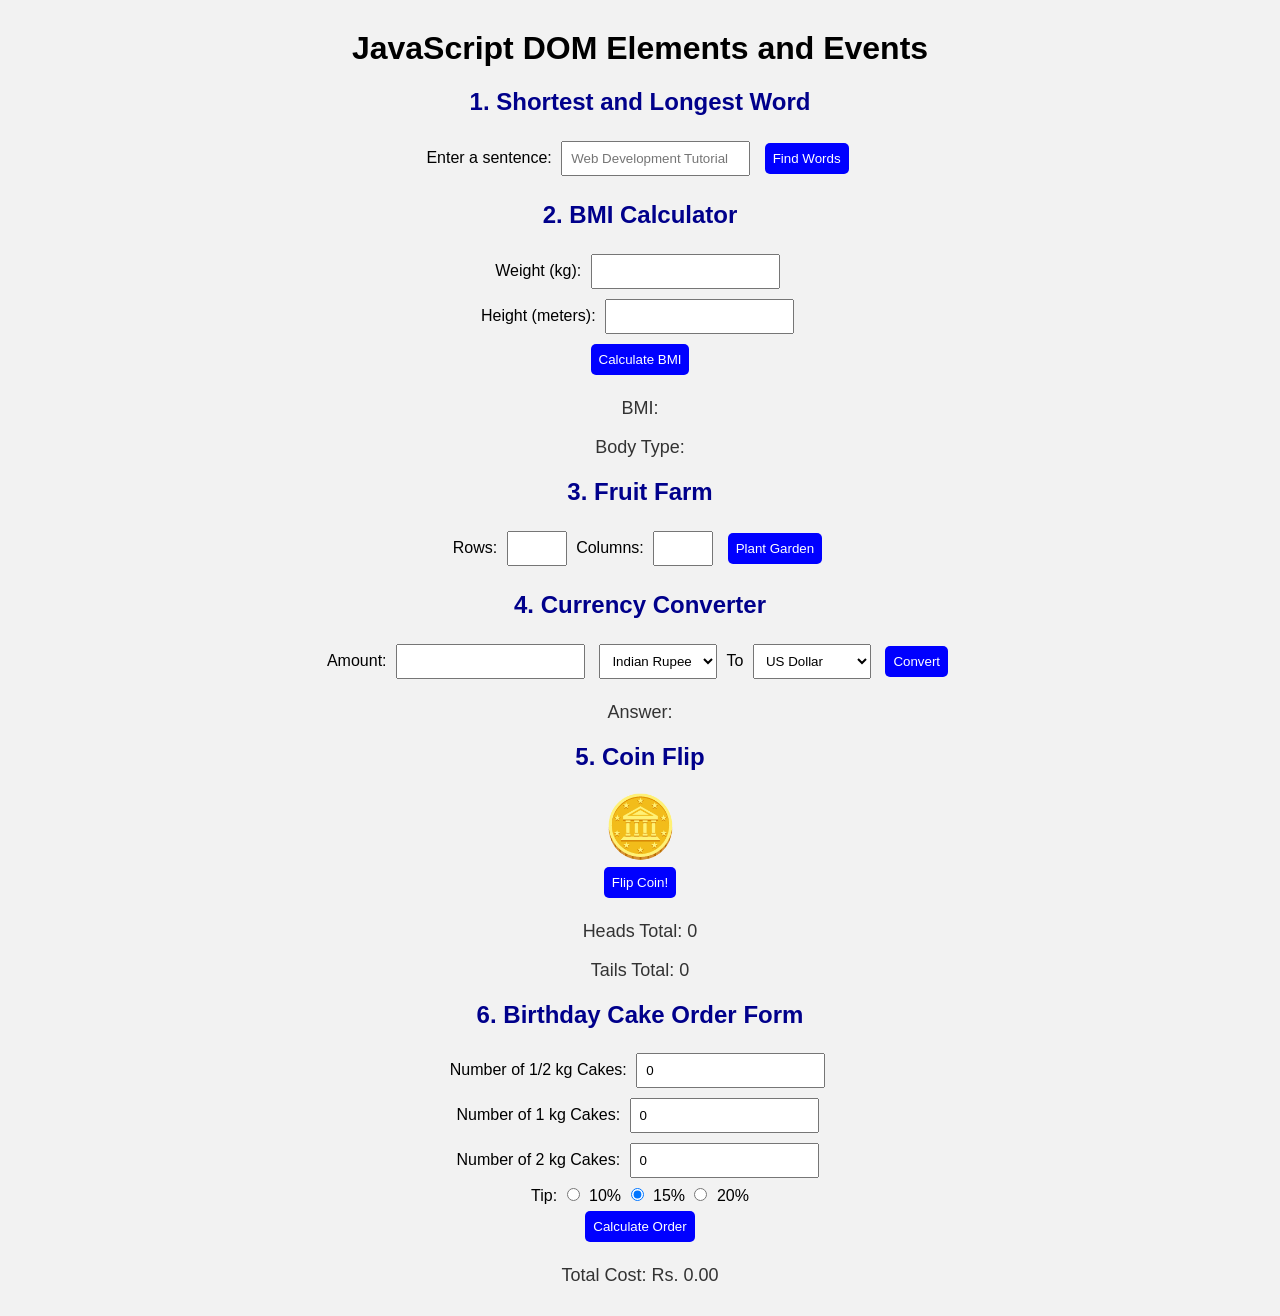
<file: Ex_5/index.html>
<!DOCTYPE html>
<html>
<head>
    <title>JavaScript DOM and Events</title>
    <link rel="stylesheet" href="Ex_5.css">
</head>

<body>

<h1>JavaScript DOM Elements and Events</h1>

<!-- SHORTEST AND LONGEST WORD -->
<div class="box">
    <h2>1. Shortest and Longest Word</h2>

    Enter a sentence:
    <input type="text" id="sentence"
           placeholder="Web Development Tutorial">

    <button onclick="findWords()">Find Words</button>

    <p id="wordResult" class="result"></p>
</div>

<!-- BMI CALCULATOR -->
<div class="box">
    <h2>2. BMI Calculator</h2>

    Weight (kg):
    <input type="number" id="weight" step="any"><br>

    Height (meters):
    <input type="number" id="height" step="any"><br>

    <button onclick="calculateBMI()">Calculate BMI</button>

    <p>BMI: <span id="score" class="result"></span></p>
    <p>Body Type: <span id="type" class="result"></span></p>
</div>

<!-- FRUIT FARM -->
<div class="box">
    <h2>3. Fruit Farm</h2>

    Rows:
    <input type="number" id="rows" min="1" max="20">

    Columns:
    <input type="number" id="columns" min="1" max="20">

    <button onclick="grow()">Plant Garden</button>

    <div id="garden"></div>
    <p id="fruitMessage"></p>
</div>

<!-- QUESTION 4: CURRENCY CONVERTER -->
<div class="box">
    <h2>4. Currency Converter</h2>

    Amount:
    <input type="number" id="data" step="any">

    <select id="from">
        <option value="INR">Indian Rupee</option>
        <option value="USD">US Dollar</option>
    </select>

    To

    <select id="to">
        <option value="USD">US Dollar</option>
        <option value="INR">Indian Rupee</option>
    </select>

    <button onclick="convertCurrency()">Convert</button>

    <p>Answer: <span id="answer" class="result"></span></p>
</div>

<!-- QUESTION 5: COIN FLIP -->
<div class="box">
    <h2>5. Coin Flip</h2>

    <div id="coinDisplay"
         style="font-size:60px;">🪙</div>

    <button id="flip">Flip Coin!</button>

    <p>Heads Total: <span id="num_heads">0</span></p>
    <p>Tails Total: <span id="num_tails">0</span></p>
</div>

<!-- QUESTION 6: CAKE ORDER FORM -->
<div class="box">
    <h2>6. Birthday Cake Order Form</h2>

    Number of 1/2 kg Cakes:
    <input type="number" id="small" value="0" min="0"><br>

    Number of 1 kg Cakes:
    <input type="number" id="medium" value="0" min="0"><br>

    Number of 2 kg Cakes:
    <input type="number" id="large" value="0" min="0"><br>

    Tip:
    <label>
        <input type="radio" name="tip" value="10"> 10%
    </label>

    <label>
        <input type="radio" name="tip" value="15" checked> 15%
    </label>

    <label>
        <input type="radio" name="tip" value="20"> 20%
    </label>

    <br>

    <button id="calculateOrder">Calculate Order</button>

    <p>Total Cost: Rs. <span id="price" class="result">0.00</span></p>
</div>

<script>

// QUESTION 1: SHORTEST AND LONGEST WORD
function findWords() {
    var sentence = document.getElementById("sentence").value.trim();

    if (sentence === "") {
        document.getElementById("wordResult").innerHTML =
            "Please enter a sentence.";
        return;
    }

    var words = sentence.split(/\s+/);
    var shortest = words[0];
    var longest = words[0];

    for (var i = 1; i < words.length; i++) {
        if (words[i].length < shortest.length) {
            shortest = words[i];
        }

        if (words[i].length > longest.length) {
            longest = words[i];
        }
    }

    document.getElementById("wordResult").innerHTML =
        "Shortest: " + shortest + "<br>Longest: " + longest;
}


// QUESTION 2: BMI CALCULATOR
function calculateBMI() {
    var weight = parseFloat(document.getElementById("weight").value);
    var height = parseFloat(document.getElementById("height").value);

    if (isNaN(weight) || isNaN(height) ||
        weight <= 0 || height <= 0) {
        document.getElementById("score").innerHTML = "";
        document.getElementById("type").innerHTML =
            "Enter valid weight and height.";
        return;
    }

    var bmi = weight / (height * height);
    var bodyType;

    if (bmi < 18) {
        bodyType = "Underweight";
    } else if (bmi < 25) {
        bodyType = "Normal";
    } else if (bmi <= 30) {
        bodyType = "Overweight";
    } else {
        bodyType = "Obese";
    }

    document.getElementById("score").innerHTML = bmi.toFixed(2);
    document.getElementById("type").innerHTML = bodyType;
}


// FRUIT FARM
function grow() {
    var rows = parseInt(document.getElementById("rows").value);
    var columns = parseInt(document.getElementById("columns").value);
    var garden = document.getElementById("garden");

    garden.innerHTML = "";
    document.getElementById("fruitMessage").innerHTML = "";

    if (isNaN(rows) || isNaN(columns) ||
        rows < 1 || columns < 1 ||
        rows > 20 || columns > 20) {
        document.getElementById("fruitMessage").innerHTML =
            "Enter rows and columns from 1 to 20.";
        return;
    }

    for (var i = 0; i < rows; i++) {
        for (var j = 0; j < columns; j++) {
            var fruit = Math.random() < 0.5 ? "🍎" : "🍊";
            var span = document.createElement("span");

            span.textContent = fruit;
            span.style.fontSize = "30px";
            span.style.margin = "4px";

            garden.appendChild(span);
        }

        garden.appendChild(document.createElement("br"));
    }
}


// QUESTION 4: CURRENCY CONVERTER
function convertCurrency() {
    var amount = parseFloat(document.getElementById("data").value);
    var from = document.getElementById("from").value;
    var to = document.getElementById("to").value;

    if (isNaN(amount) || amount < 0) {
        document.getElementById("answer").innerHTML =
            "Enter a valid amount.";
        return;
    }

    var result;

    if (from === to) {
        result = amount;
    } else if (from === "INR" && to === "USD") {
        result = amount * 0.015;
    } else {
        result = amount * 67.12;
    }

    document.getElementById("answer").innerHTML =
        result.toFixed(2) + " " + to;
}


// QUESTION 5: COIN FLIP
var heads = 0;
var tails = 0;

document.getElementById("flip").addEventListener("click", function() {
    var number = Math.floor(Math.random() * 2);

    if (number === 0) {
        heads++;
        document.getElementById("coinDisplay").innerHTML = "🙂";
    } else {
        tails++;
        document.getElementById("coinDisplay").innerHTML = "🌙";
    }

    document.getElementById("num_heads").innerHTML = heads;
    document.getElementById("num_tails").innerHTML = tails;
});


// QUESTION 6: BIRTHDAY CAKE ORDER FORM
document.getElementById("calculateOrder").addEventListener(
    "click", function() {

        var small = parseInt(document.getElementById("small").value) || 0;
        var medium = parseInt(document.getElementById("medium").value) || 0;
        var large = parseInt(document.getElementById("large").value) || 0;

        if (small < 0 || medium < 0 || large < 0) {
            document.getElementById("price").innerHTML =
                "Enter valid quantities.";
            return;
        }

        var subtotal = small * 100 + medium * 200 + large * 400;
        var totalAfterTax = subtotal * 1.09;

        var tip = parseFloat(
            document.querySelector('input[name="tip"]:checked').value
        );

        var total = totalAfterTax * (1 + tip / 100);

        document.getElementById("price").innerHTML = total.toFixed(2);
    }
);

</script>

</body>
</html>
</file>
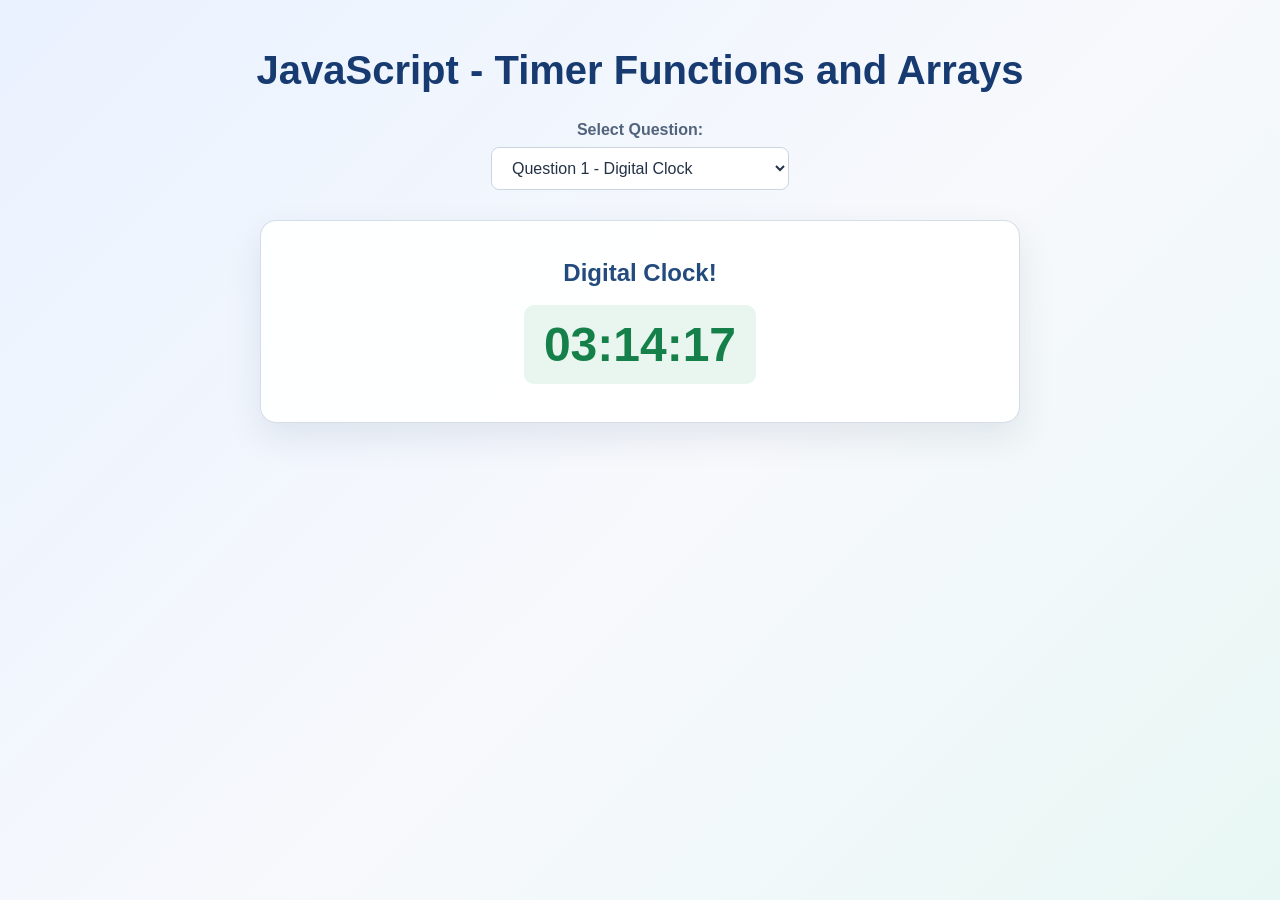
<file: Ex_6/index.html>
<!DOCTYPE html>
<html lang="en">
<head>
    <meta charset="UTF-8">
    <meta name="viewport" content="width=device-width, initial-scale=1.0">
    <title>JAVASCRIPT – TIMER FUNCTIONS AND ARRAYS</title>
    <link rel="stylesheet" href="ex6.css">
</head>
<body>

    <h1>JavaScript - Timer Functions and Arrays</h1>

    <label for="question">Select Question:</label>
    <select id="question" onchange="loadQuestion(this.value)">
        <option value="1">Question 1 - Digital Clock</option>
        <option value="2">Question 2 - Dynamic Background</option>
        <option value="3">Question 3 - Font Size</option>
        <option value="4">Question 4 - Move Car</option>
        <option value="5">Question 5 - Student Array</option>
    </select>

    <div id="app"></div>

    <script>
        function loadQuestion(q) {
            window.location.href = "index.html?q=" + q;
        }

        const params = new URLSearchParams(window.location.search);
        const q = params.get("q") || "1";

        document.getElementById("question").value = q;

        const script = document.createElement("script");
        script.src = "q" + q + ".js";
        document.body.appendChild(script);
    </script>

</body>
</html>
</file>
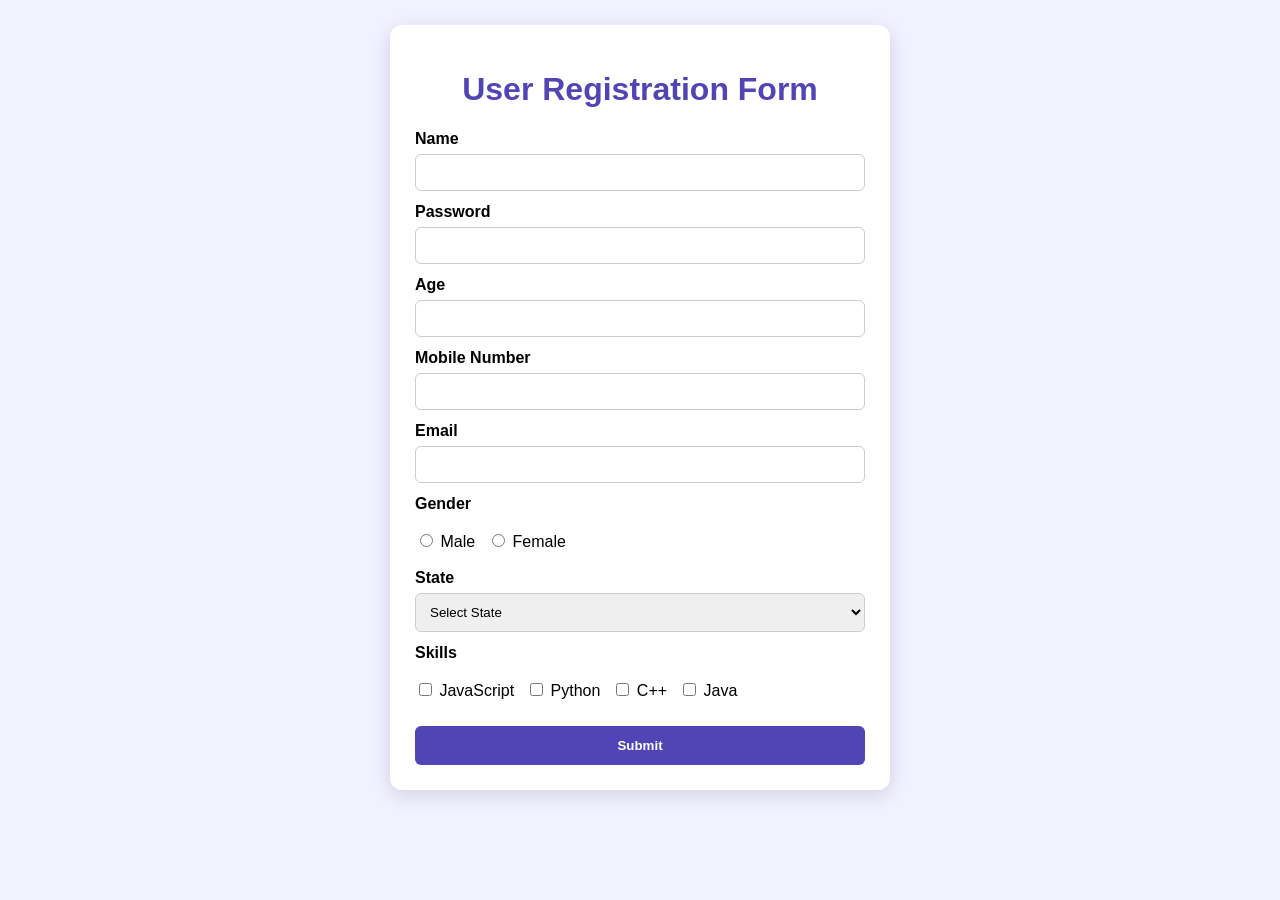
<file: Ex_10/public/index.html>
<!DOCTYPE html>
<html lang="en">
<head>
    <meta charset="UTF-8">
    <meta name="viewport" content="width=device-width, initial-scale=1.0">
    <title>User Registration</title>
    <link rel="stylesheet" href="styles.css">
</head>
<body>

    <div class="container">
        <h1>User Registration Form</h1>

        <form action="/server" method="POST" id="registerForm">

            <label>Name</label>
            <input type="text" name="name" required pattern="[A-Za-z ]+">

            <label>Password</label>
            <input type="password" name="password" required minlength="8">

            <label>Age</label>
            <input type="number" name="age" required min="1" max="100">

            <label>Mobile Number</label>
            <input type="tel" name="mobile" required pattern="[0-9]{10}">

            <label>Email</label>
            <input type="email" name="email" required>

            <label>Gender</label>
            <div class="options">
                <label><input type="radio" name="gender" value="Male" required> Male</label>
                <label><input type="radio" name="gender" value="Female"> Female</label>
            </div>

            <label>State</label>
            <select name="state" required>
                <option value="">Select State</option>
                <option value="Tamil Nadu">Tamil Nadu</option>
                <option value="Kerala">Kerala</option>
                <option value="Karnataka">Karnataka</option>
                <option value="Andhra Pradesh">Andhra Pradesh</option>
                <option value="Telangana">Telangana</option>
            </select>

            <label>Skills</label>
            <div class="options">
                <label><input type="checkbox" name="skills" value="JavaScript"> JavaScript</label>
                <label><input type="checkbox" name="skills" value="Python"> Python</label>
                <label><input type="checkbox" name="skills" value="C++"> C++</label>
                <label><input type="checkbox" name="skills" value="Java"> Java</label>
            </div>

            <button type="submit">Submit</button>

        </form>
    </div>

    <script src="script.js"></script>
</body>
</html>
</file>
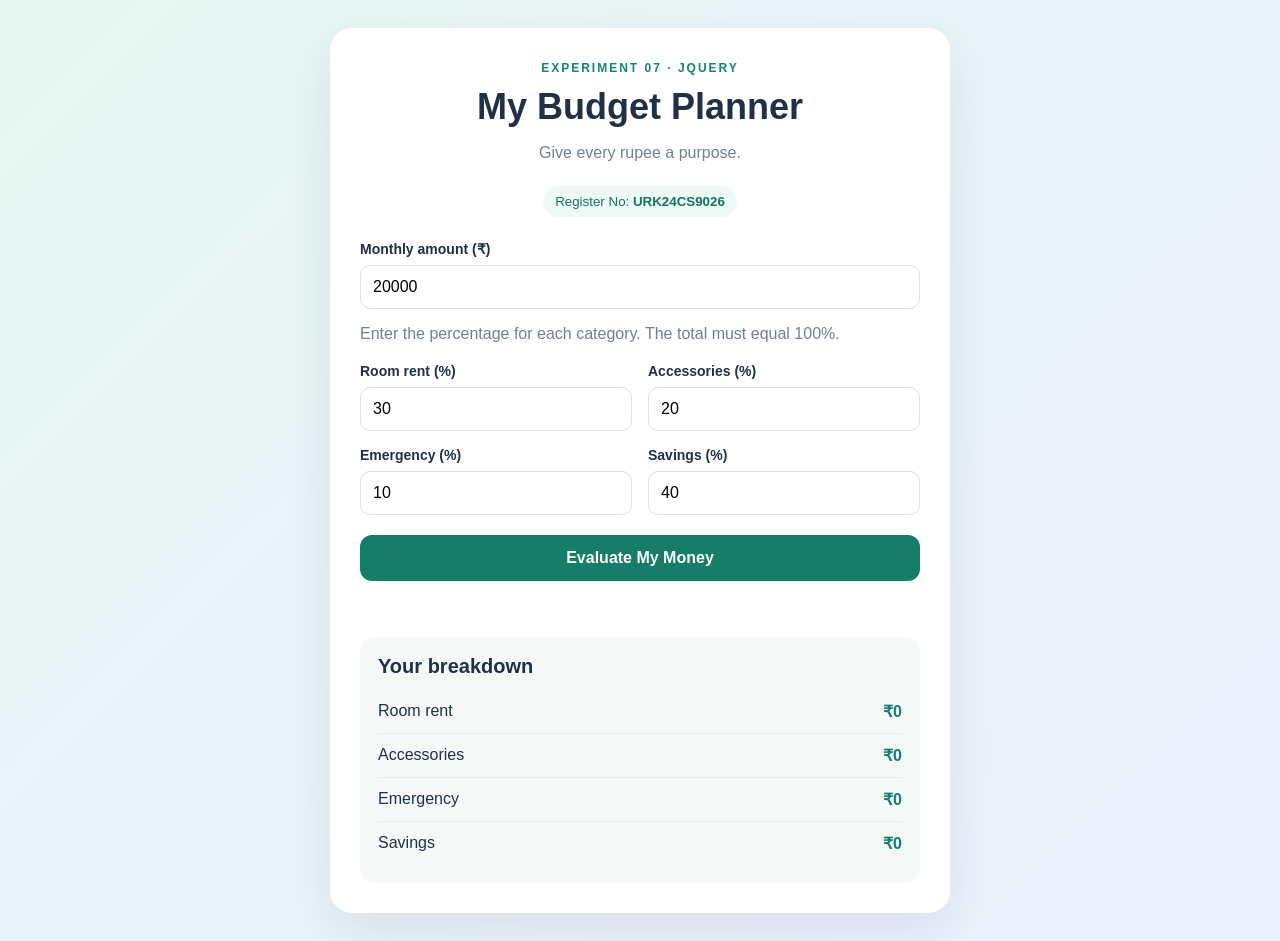
<file: Ex_7/q1-budget/index.html>
<!DOCTYPE html>
<html lang="en">
<head>
  <meta charset="UTF-8">
  <meta name="viewport" content="width=device-width, initial-scale=1.0">
  <title>Budget Calculator | Experiment 7</title>
  <link rel="stylesheet" href="style.css">
  <script src="https://ajax.googleapis.com/ajax/libs/jquery/3.7.1/jquery.min.js"></script>
  <script src="script.js" defer></script>
</head>
<body>
  <main class="card">
    <header>
      <span class="eyebrow">EXPERIMENT 07 · JQUERY</span>
      <h1>My Budget Planner</h1>
      <p>Give every rupee a purpose.</p>
      <small>Register No: <strong>URK24CS9026</strong></small>
    </header>
    <label for="amount">Monthly amount (₹)</label>
    <input id="amount" type="number" min="0" value="20000">
    <p class="hint">Enter the percentage for each category. The total must equal 100%.</p>
    <div class="fields">
      <label>Room rent (%) <input class="percent" id="rent" type="number" min="0" max="100" value="30"></label>
      <label>Accessories (%) <input class="percent" id="accessories" type="number" min="0" max="100" value="20"></label>
      <label>Emergency (%) <input class="percent" id="emergency" type="number" min="0" max="100" value="10"></label>
      <label>Savings (%) <input class="percent" id="savings" type="number" min="0" max="100" value="40"></label>
    </div>
    <button id="evaluate">Evaluate My Money</button>
    <p id="message" role="status"></p>
    <section class="results">
      <h2>Your breakdown</h2>
      <div class="result-row"><span>Room rent</span><strong id="rentResult">₹0</strong></div>
      <div class="result-row"><span>Accessories</span><strong id="accessoriesResult">₹0</strong></div>
      <div class="result-row"><span>Emergency</span><strong id="emergencyResult">₹0</strong></div>
      <div class="result-row"><span>Savings</span><strong id="savingsResult">₹0</strong></div>
    </section>
  </main>
</body>
</html>
</file>
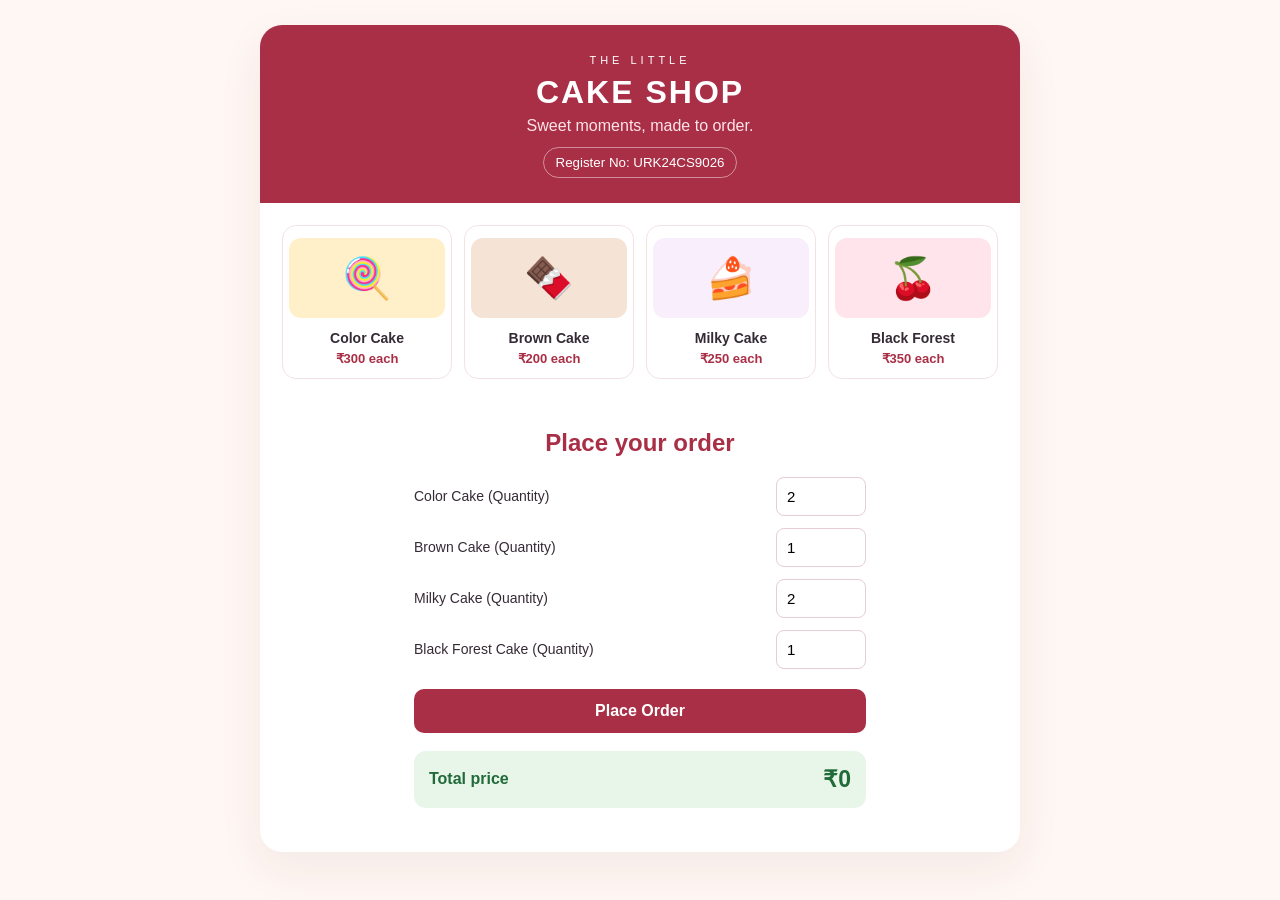
<file: Ex_7/q2-cake-order/index.html>
<!DOCTYPE html>
<html lang="en">
<head>
  <meta charset="UTF-8">
  <meta name="viewport" content="width=device-width, initial-scale=1.0">
  <title>Cake Shop | Experiment 7</title>
  <link rel="stylesheet" href="style.css">
  <script src="https://ajax.googleapis.com/ajax/libs/jquery/3.7.1/jquery.min.js"></script>
  <script src="script.js" defer></script>
</head>
<body>
  <main class="shop">
    <header class="top"><span>THE LITTLE</span><h1>CAKE SHOP</h1><p>Sweet moments, made to order.</p><small>Register No: URK24CS9026</small></header>
    <section class="cakes">
      <article class="cake"><div class="cake-art rainbow">🍭</div><h3>Color Cake</h3><p>₹300 each</p></article>
      <article class="cake"><div class="cake-art chocolate">🍫</div><h3>Brown Cake</h3><p>₹200 each</p></article>
      <article class="cake"><div class="cake-art vanilla">🍰</div><h3>Milky Cake</h3><p>₹250 each</p></article>
      <article class="cake"><div class="cake-art berry">🍒</div><h3>Black Forest</h3><p>₹350 each</p></article>
    </section>
    <section class="order">
      <h2>Place your order</h2>
      <label>Color Cake (Quantity)<input id="colorQty" type="number" min="0" value="2"></label>
      <label>Brown Cake (Quantity)<input id="brownQty" type="number" min="0" value="1"></label>
      <label>Milky Cake (Quantity)<input id="milkyQty" type="number" min="0" value="2"></label>
      <label>Black Forest Cake (Quantity)<input id="blackQty" type="number" min="0" value="1"></label>
      <button id="placeOrder">Place Order</button>
      <div class="total"><span>Total price</span><strong id="totalPrice">₹0</strong></div>
      <p id="message" role="status"></p>
    </section>
  </main>
</body>
</html>
</file>
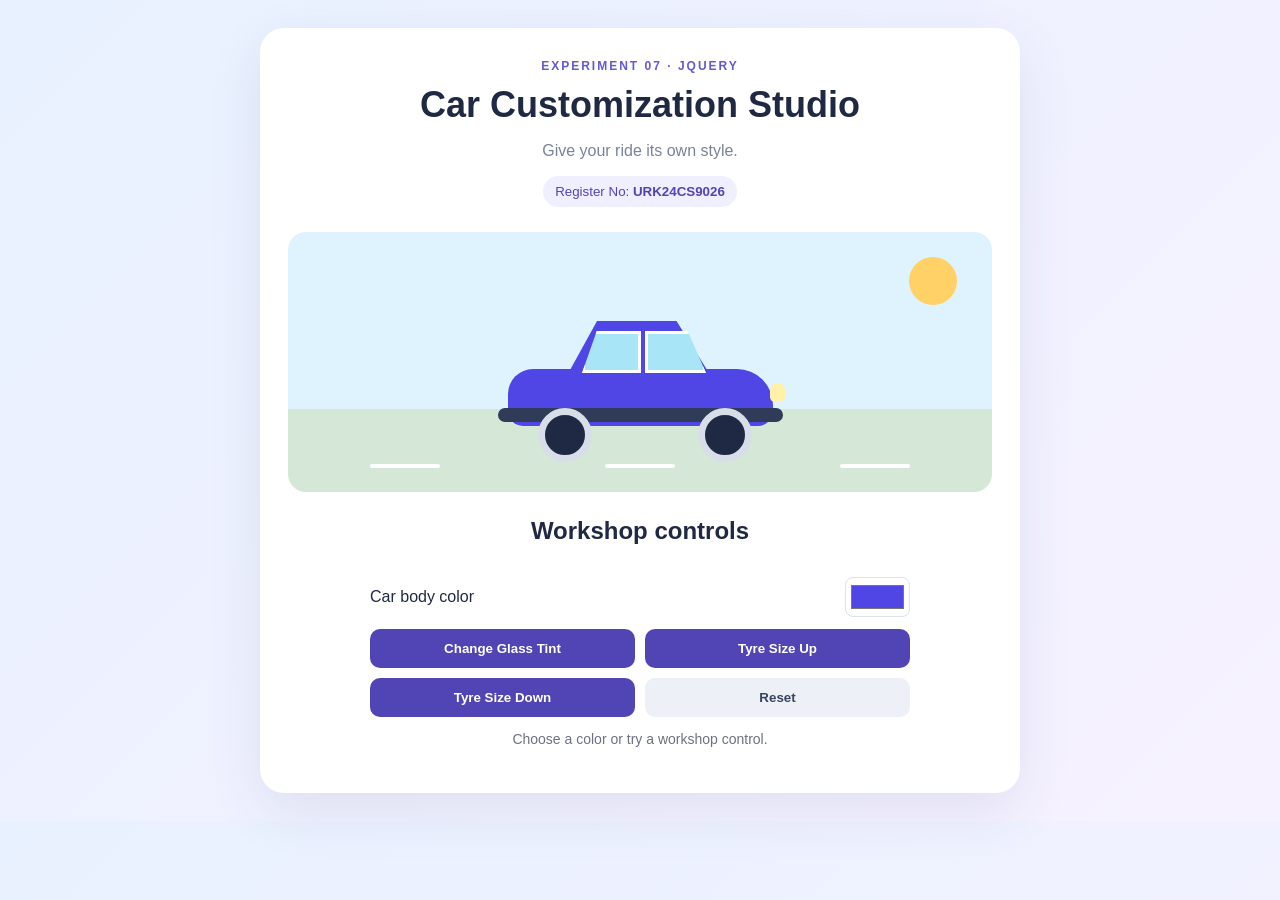
<file: Ex_7/q3-car-workshop/index.html>
<!DOCTYPE html>
<html lang="en">
<head>
  <meta charset="UTF-8">
  <meta name="viewport" content="width=device-width, initial-scale=1.0">
  <title>Car Workshop | Experiment 7</title>
  <link rel="stylesheet" href="style.css">
  <script src="https://ajax.googleapis.com/ajax/libs/jquery/3.7.1/jquery.min.js"></script>
  <script src="script.js" defer></script>
</head>
<body>
  <main class="workshop">
    <header>
      <span class="eyebrow">EXPERIMENT 07 · JQUERY</span>
      <h1>Car Customization Studio</h1>
      <p>Give your ride its own style.</p>
      <small>Register No: <strong>URK24CS9026</strong></small>
    </header>
    <section class="garage">
      <div class="sun"></div>
      <div id="car" class="car">
        <div class="roof"></div>
        <div class="window front-window"></div>
        <div class="window back-window"></div>
        <div class="body"></div>
        <div class="bumper"></div>
        <div class="wheel wheel-left"></div>
        <div class="wheel wheel-right"></div>
        <div class="light"></div>
      </div>
      <div class="road"><span></span><span></span><span></span></div>
    </section>
    <section class="controls">
      <h2>Workshop controls</h2>
      <div class="control-row">
        <label for="carColor">Car body color</label>
        <input type="color" id="carColor" value="#4f46e5">
      </div>
      <div class="buttons">
        <button id="tint">Change Glass Tint</button>
        <button id="bigger">Tyre Size Up</button>
        <button id="smaller">Tyre Size Down</button>
        <button id="reset" class="secondary">Reset</button>
      </div>
      <p id="status" role="status">Choose a color or try a workshop control.</p>
    </section>
  </main>
</body>
</html>
</file>
<file: Ex_5/Ex_5.css>
body {
    font-family: Arial, sans-serif;
    background-color: #f2f2f2;
    margin: 30px;
    text-align: center;
}

h2 {
    color: darkblue;
}

input, select, button {
    padding: 8px;
    margin: 5px;
}

button {
    background-color: blue;
    color: white;
    border: none;
    cursor: pointer;
    border-radius: 5px;
}

button:hover {
    background-color: darkblue;
}

p {
    font-size: 18px;
    color: #333;
}

#garden img {
    margin: 3px;
}
</file>
<file: Ex_6/ex6.css>
* {
    box-sizing: border-box;
}

body {
    min-height: 100vh;
    margin: 0;
    padding: 48px 20px;
    background: linear-gradient(135deg, #eaf2ff, #f7f9fc 55%, #e8f7f4);
    color: #243247;
    font-family: Arial, sans-serif;
    text-align: center;
}

h1 {
    margin: 0 auto 28px;
    color: #173b70;
    font-size: clamp(1.8rem, 4vw, 2.5rem);
}

label {
    display: block;
    margin-bottom: 8px;
    color: #52647b;
    font-weight: bold;
}

select,
button {
    padding: 11px 16px;
    border: 1px solid #cbd5e1;
    border-radius: 8px;
    font: inherit;
}

select {
    min-width: min(100%, 290px);
    background-color: #fff;
    color: #243247;
}

button {
    margin: 8px 5px;
    border-color: #1f5fae;
    background-color: #1f5fae;
    color: #fff;
    cursor: pointer;
    transition: background-color 160ms ease, transform 160ms ease;
}

button:hover {
    transform: translateY(-1px);
    background-color: #174b8c;
}

button:focus-visible,
select:focus-visible {
    outline: 3px solid #83b8f5;
    outline-offset: 2px;
}

#app {
    width: min(100%, 760px);
    min-height: 190px;
    margin: 30px auto 0;
    padding: clamp(22px, 5vw, 38px);
    border: 1px solid rgba(203, 213, 225, 0.8);
    border-radius: 16px;
    background-color: rgba(255, 255, 255, 0.92);
    box-shadow: 0 14px 35px rgba(39, 63, 94, 0.1);
}

#app h2 {
    margin: 0 0 18px;
    color: #234b7d;
}

#app p {
    color: #52647b;
    line-height: 1.6;
}

#time {
    display: inline-block;
    padding: 12px 20px;
    border-radius: 10px;
    background-color: #e9f6ef;
    color: #16804a;
    font-size: clamp(2rem, 8vw, 3rem);
    font-weight: bold;
    font-variant-numeric: tabular-nums;
}

#para1 {
    display: inline-block;
    padding: 16px;
    border-radius: 10px;
    background-color: #f0f5fb;
    cursor: pointer;
    transition: font-size 180ms ease, color 180ms ease;
}

#track {
    position: relative;
    height: 105px;
    margin: 28px 0 18px;
    overflow: hidden;
    border: 2px solid #d5e0ec;
    border-bottom: 5px solid #53657b;
    border-radius: 12px;
    background: repeating-linear-gradient(
        90deg,
        #f4f8fc 0,
        #f4f8fc 44px,
        #edf3f9 44px,
        #edf3f9 88px
    );
    text-align: left;
}

#car {
    position: absolute;
    bottom: 7px;
    left: 0;
    width: 60px;
    font-size: 50px;
    line-height: 1;
    transform: scaleX(-1);
    transform-origin: center;
}

.student {
    max-width: 450px;
    margin: 12px auto;
    padding: 16px;
    border: 1px solid #e1e8f0;
    border-left: 4px solid #4385c5;
    border-radius: 8px;
    background-color: #f8fbff;
    line-height: 1.6;
    text-align: left;
}

@media (max-width: 480px) {
    body {
        padding: 32px 16px;
    }

    #app {
        margin-top: 22px;
    }
}
</file>
<file: Ex_10/public/styles.css>
* {
    box-sizing: border-box;
}

body {
    margin: 0;
    padding: 25px;
    font-family: Arial, sans-serif;
    background: #f0f2ff;
}

.container {
    max-width: 500px;
    margin: auto;
    padding: 25px;
    background: white;
    border-radius: 12px;
    box-shadow: 0 5px 20px #0002;
}

h1 {
    text-align: center;
    color: #5145b5;
}

label {
    display: block;
    margin: 12px 0 6px;
    font-weight: bold;
}

input:not([type="radio"]):not([type="checkbox"]), select {
    width: 100%;
    padding: 10px;
    border: 1px solid #ccc;
    border-radius: 6px;
}

.options {
    display: flex;
    flex-wrap: wrap;
    gap: 12px;
}

.options label {
    font-weight: normal;
}

button {
    width: 100%;
    margin-top: 20px;
    padding: 12px;
    border: none;
    border-radius: 6px;
    background: #5145b5;
    color: white;
    font-weight: bold;
    cursor: pointer;
}

button:hover {
    background: #39308e;
}
</file>
<file: Ex_7/q1-budget/style.css>
* { box-sizing: border-box; }
body { margin: 0; padding: 28px 16px; font-family: Arial, sans-serif; color: #203047; background: linear-gradient(135deg,#e6f7f1,#edf0ff); }
.card { max-width: 620px; margin: auto; padding: 30px; background: #fff; border-radius: 22px; box-shadow: 0 18px 50px #23344d18; }
header { text-align: center; margin-bottom: 24px; }
.eyebrow { color: #16866f; font-size: 12px; font-weight: bold; letter-spacing: 2px; }
h1 { margin: 10px 0 6px; font-size: clamp(26px,5vw,36px); }
header p, .hint { color: #718096; }
header small { display: inline-block; margin-top: 8px; padding: 8px 12px; border-radius: 20px; background: #eefaf6; color: #16745f; }
label { display: block; font-size: 14px; font-weight: bold; }
input { width: 100%; margin-top: 8px; padding: 12px; border: 1px solid #d9e2ec; border-radius: 10px; font-size: 16px; }
input:focus { outline: 2px solid #82d8c3; border-color: transparent; }
.fields { display: grid; grid-template-columns: repeat(2,minmax(0,1fr)); gap: 16px; margin: 20px 0; }
button { width: 100%; padding: 14px; border: 0; border-radius: 12px; background: #167d68; color: white; font-size: 16px; font-weight: bold; cursor: pointer; }
button:hover { background: #106653; }
#message { min-height: 20px; font-size: 14px; }
.results { margin-top: 22px; padding: 18px; border-radius: 15px; background: #f5faf9; }
h2 { margin: 0 0 12px; font-size: 20px; }
.result-row { display: flex; justify-content: space-between; padding: 12px 0; border-bottom: 1px solid #e3eeeb; }
.result-row:last-child { border: 0; }
.result-row strong { color: #167d68; }
@media (max-width: 480px) { .card { padding: 22px 18px; } .fields { grid-template-columns: 1fr; } }
</file>
<file: Ex_7/q2-cake-order/style.css>
* { box-sizing: border-box; }
body { margin: 0; padding: 25px 14px; font-family: Arial,sans-serif; background: #fff7f4; color: #352b35; }
.shop { max-width: 760px; margin: auto; background: white; border-radius: 22px; overflow: hidden; box-shadow: 0 16px 45px #5a252012; }
.top { text-align: center; padding: 25px 16px; background: #a92f46; color: white; }
.top span { font-size: 11px; letter-spacing: 4px; }
.top h1 { margin: 6px 0; letter-spacing: 2px; }
.top p { margin: 6px 0 12px; color: #ffe4e8; }
.top small { display: inline-block; padding: 7px 12px; border: 1px solid #ffffff75; border-radius: 20px; }
.cakes { display: grid; grid-template-columns: repeat(4,1fr); gap: 12px; padding: 22px; }
.cake { text-align: center; padding: 12px 6px; border: 1px solid #f2e2e4; border-radius: 14px; }
.cake-art { display: grid; place-items: center; height: 80px; border-radius: 12px; font-size: 40px; }
.rainbow { background: #fff0c9; } .chocolate { background: #f5e3d6; } .vanilla { background: #f8eefc; } .berry { background: #ffe4eb; }
.cake h3 { font-size: 14px; margin: 12px 0 5px; }
.cake p { margin: 0; color: #a92f46; font-size: 13px; font-weight: bold; }
.order { max-width: 500px; margin: 0 auto; padding: 8px 24px 28px; }
.order h2 { text-align: center; color: #a92f46; }
.order label { display: flex; align-items: center; justify-content: space-between; gap: 12px; margin: 12px 0; font-size: 14px; }
input { width: 90px; padding: 10px; border: 1px solid #e5cdd2; border-radius: 8px; font-size: 15px; }
button { width: 100%; padding: 13px; margin-top: 8px; border: 0; border-radius: 10px; background: #a92f46; color: white; font-size: 16px; font-weight: bold; cursor: pointer; }
button:hover { background: #862238; }
.total { display: flex; justify-content: space-between; align-items: center; margin-top: 18px; padding: 15px; border-radius: 12px; background: #e8f5e9; color: #216b3a; font-weight: bold; }
.total strong { font-size: 23px; }
#message { text-align: center; color: #a92f46; }
@media(max-width: 560px) { .cakes { grid-template-columns: repeat(2,1fr); padding: 14px; } .order { padding: 8px 18px 24px; } .order label { align-items: flex-start; } }
</file>
<file: Ex_7/q3-car-workshop/style.css>
* { box-sizing: border-box; }
body { margin: 0; padding: 28px 16px; font-family: Arial,sans-serif; color: #202943; background: linear-gradient(135deg,#e8f1ff,#f7f2ff); }
.workshop { max-width: 760px; margin: auto; padding: 28px; border-radius: 24px; background: white; box-shadow: 0 18px 55px #263d6818; }
header { text-align: center; }
.eyebrow { color: #6558d3; font-size: 12px; font-weight: bold; letter-spacing: 2px; }
h1 { margin: 10px 0; font-size: clamp(25px,5vw,36px); }
header p { color: #78839a; }
header small { display: inline-block; padding: 8px 12px; border-radius: 20px; color: #5145b5; background: #f0efff; }
.garage { position: relative; height: 260px; margin: 25px 0; overflow: hidden; border-radius: 18px; background: linear-gradient(#dff3ff 0 68%,#d5e8d7 68%); }
.sun { position: absolute; top: 25px; right: 35px; width: 48px; height: 48px; border-radius: 50%; background: #ffd166; }
.car { position: absolute; width: 300px; height: 130px; left: 50%; bottom: 45px; transform: translateX(-50%); }
.roof { position: absolute; left: 74px; top: 4px; width: 150px; height: 60px; background: #4f46e5; clip-path: polygon(22% 0,75% 0,100% 100%,0 100%); }
.body { position: absolute; left: 18px; top: 52px; width: 265px; height: 57px; background: #4f46e5; border-radius: 25px 36px 15px 15px; }
.window { position: absolute; z-index: 2; top: 14px; height: 42px; background: #a8e5f7; border: 3px solid #ffffff; }
.front-window { left: 155px; width: 61px; clip-path: polygon(0 0,70% 0,100% 100%,0 100%); }
.back-window { left: 92px; width: 59px; clip-path: polygon(25% 0,100% 0,100% 100%,0 100%); }
.bumper { position: absolute; z-index: 3; left: 8px; top: 91px; width: 285px; height: 14px; border-radius: 8px; background: #303b57; }
.wheel { position: absolute; z-index: 4; top: 91px; width: 54px; height: 54px; border: 7px solid #d7deea; border-radius: 50%; background: #202943; transition: width .2s,height .2s; }
.wheel-left { left: 48px; } .wheel-right { right: 38px; }
.light { position: absolute; z-index: 4; right: 5px; top: 67px; width: 15px; height: 18px; border-radius: 5px; background: #fff2a8; }
.road { position: absolute; bottom: 24px; width: 100%; display: flex; justify-content: space-around; }
.road span { width: 70px; height: 4px; border-radius: 5px; background: #ffffff; }
.controls { max-width: 540px; margin: auto; }
.controls h2 { text-align: center; }
.control-row { display: flex; justify-content: space-between; align-items: center; padding: 12px 0; }
input[type=color] { width: 65px; height: 40px; padding: 3px; border: 1px solid #dce2ee; border-radius: 8px; background: white; cursor: pointer; }
.buttons { display: grid; grid-template-columns: repeat(2,1fr); gap: 10px; }
button { padding: 12px 10px; border: 0; border-radius: 10px; background: #5145b5; color: white; font-weight: bold; cursor: pointer; }
button:hover { background: #39308e; }
button.secondary { background: #edf0f7; color: #38445d; }
#status { min-height: 20px; text-align: center; color: #6b7280; font-size: 14px; }
@media(max-width: 480px) { .workshop { padding: 20px 14px; } .garage { height: 230px; } .car { transform: translateX(-50%) scale(.82); transform-origin: bottom center; } .buttons { grid-template-columns: 1fr; } }
</file>
